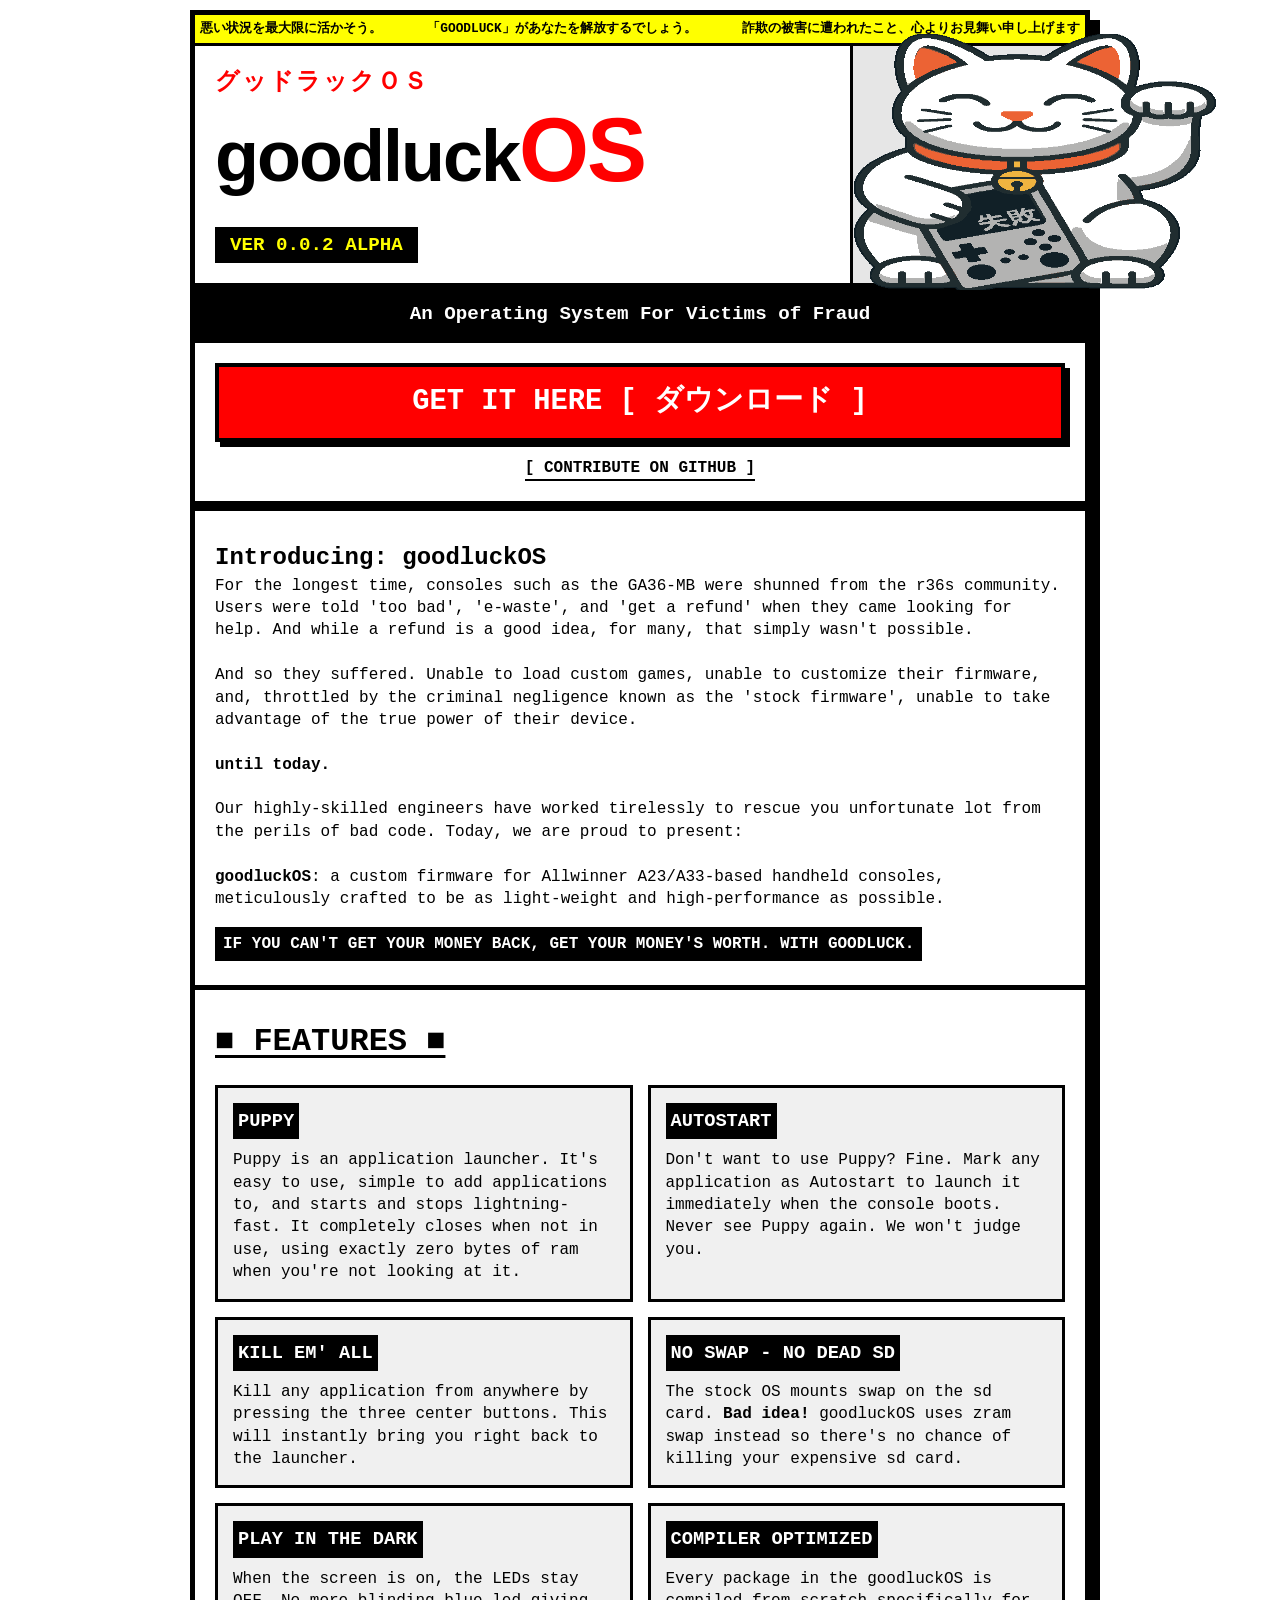
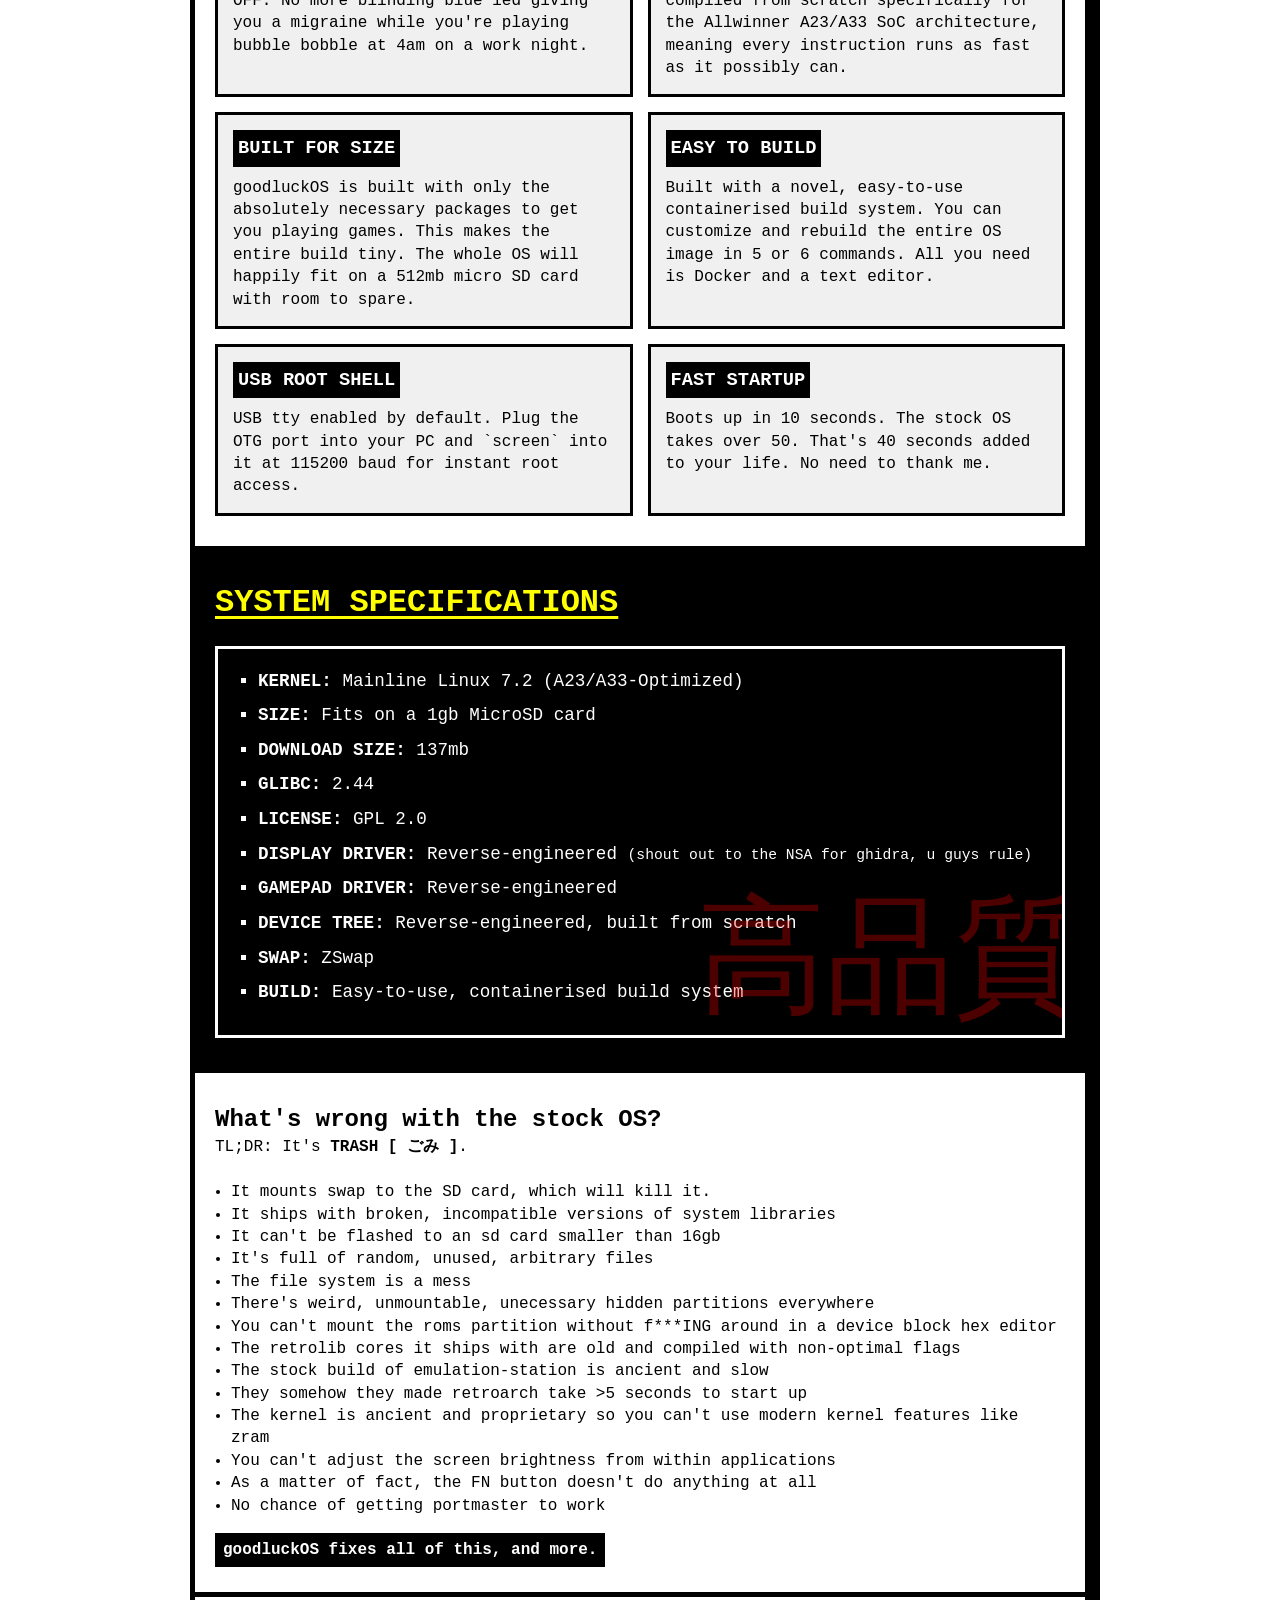
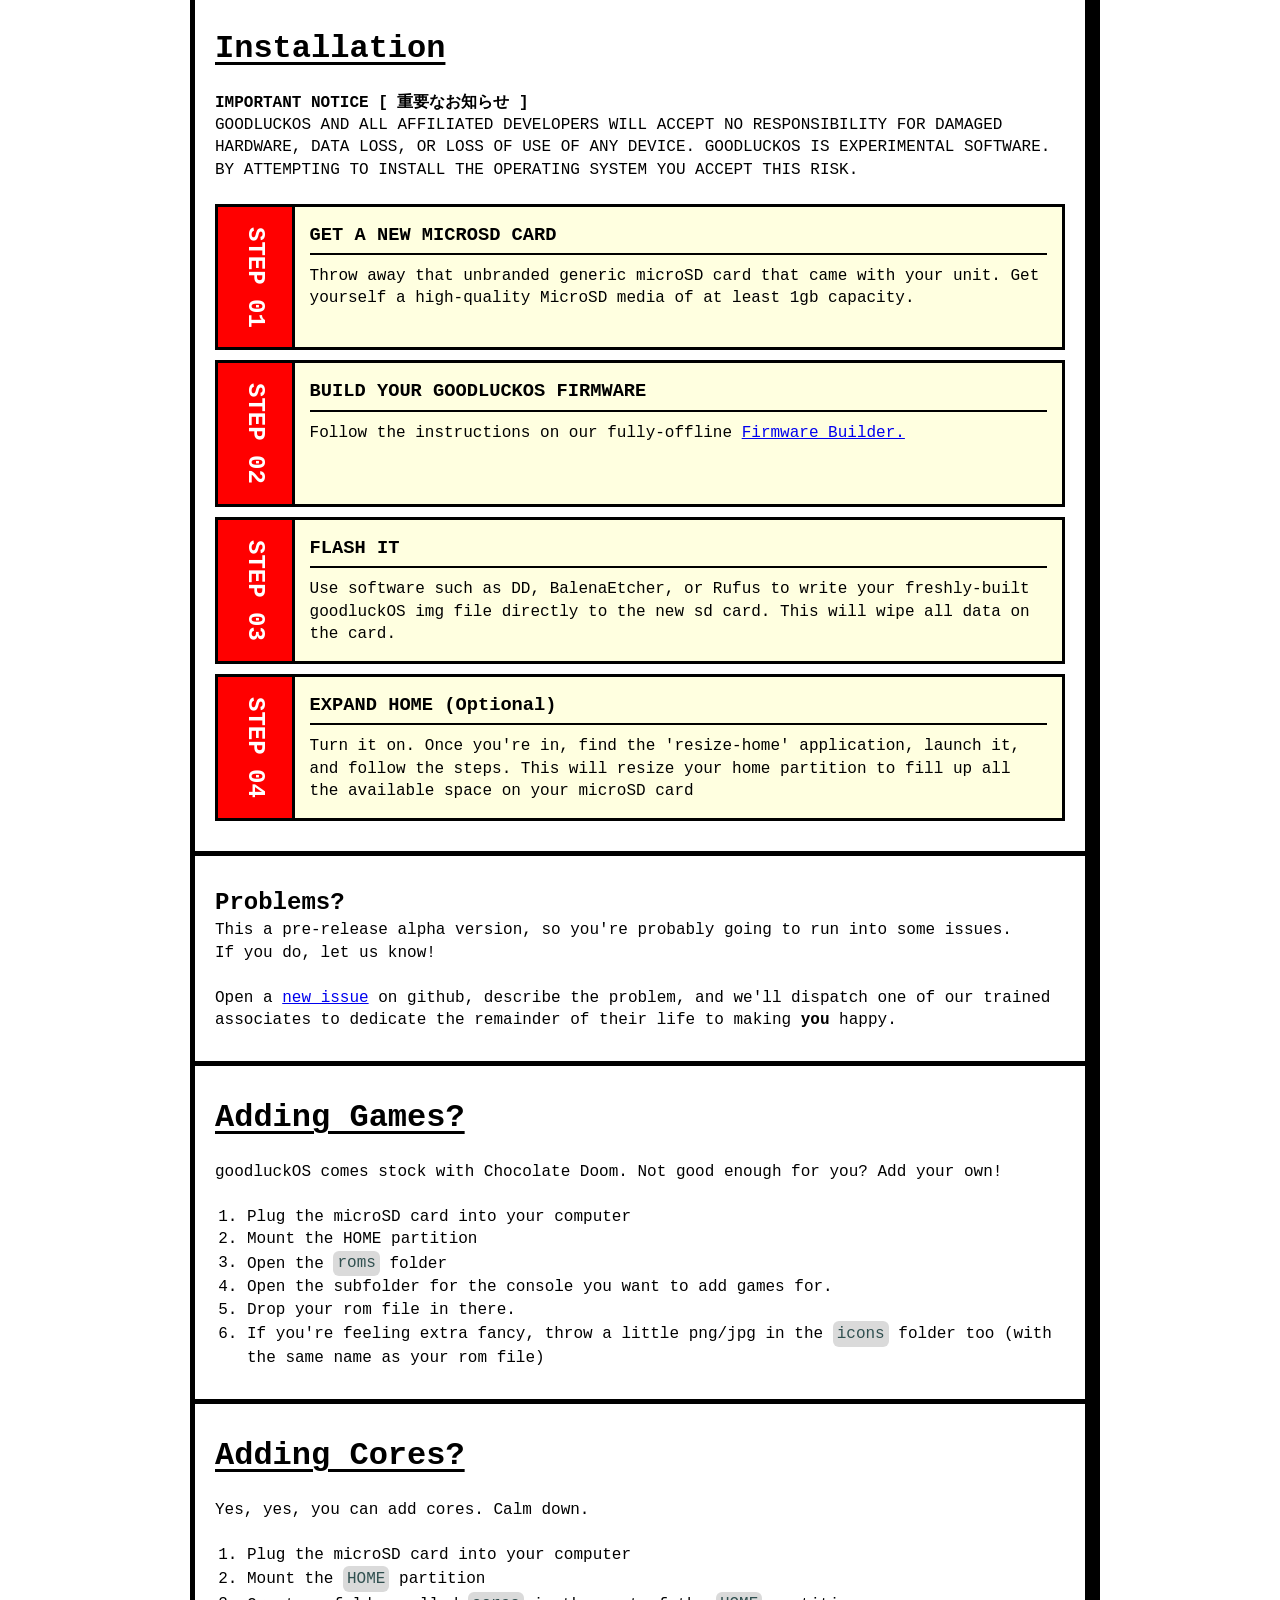
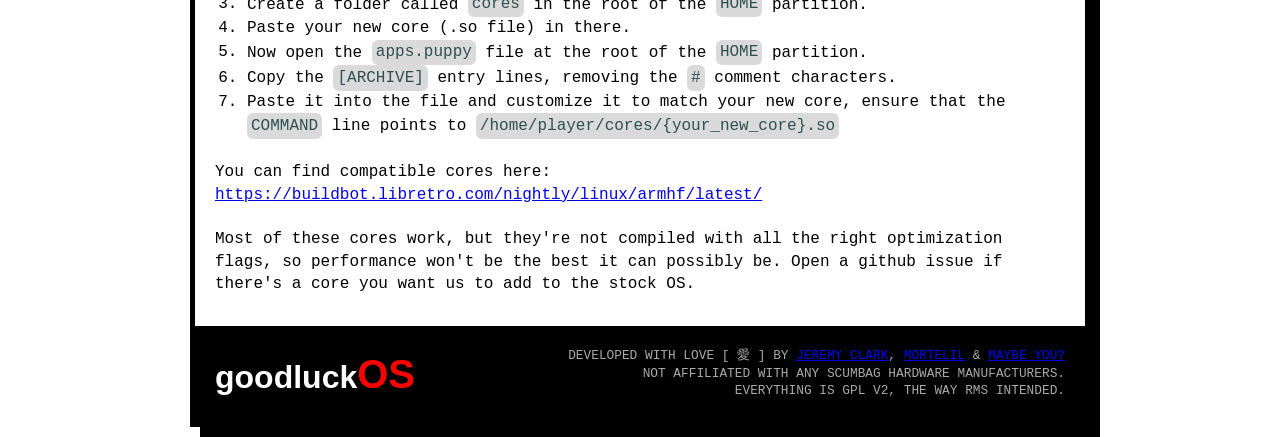
<file: docs/index.html>
<!DOCTYPE html>
<html lang="en">
<head>
    <meta charset="UTF-8">
    <meta name="viewport" content="width=device-width, initial-scale=1.0">
    <title>goodluckOS</title>
    <link rel="stylesheet" href="style.css">
</head>
<body>
    <div class="wrapper">
        <header class="advert-header">
            <div class="warning-stripe">
                <span>悪い状況を最大限に活かそう。</span>
                <span>「GOODLUCK」があなたを解放するでしょう。</span>
                <span>詐欺の被害に遭われたこと、心よりお見舞い申し上げます</span>
            </div>

            <div class="hero-grid">
                <div class="title-block">
                    <h2 class="japanese-text">グッドラックＯＳ</h2>
                    <h1 class="logo-text">goodluck<span class="red-text">OS</span></h1>
                    <div class="version-badge">VER 0.0.2 ALPHA</div>
                </div>

                <div class="mascot-block">
                    <img id="mascot" src="res/mascot.png">
                </div>
            </div>

            <div class="hero-sub">
                <p>An Operating System For Victims of Fraud</p>
            </div>

            <div class="action-box">
                <a href="https://codezombie.github.io/goodluckOS/download.html" class="btn-download">
                    GET IT HERE [ ダウンロード ]
                </a>
                <a href="https://github.com/CodeZombie/goodluckOS" class="btn-secondary" target="_blank">
                    [ CONTRIBUTE ON GITHUB ]
                </a>
            </div>
        </header>

        <hr class="thick-divider">
        <section id="features" class="ad-section">
        <h1>Introducing: goodluckOS</h1>
        <p>For the longest time, consoles such as the GA36-MB were shunned from the r36s community. Users were told 'too bad', 'e-waste', and 'get a refund' when they came looking for help. And while a refund is a good idea, for many, that simply wasn't possible.</p>
        <br/>
        <p> And so they suffered. Unable to load custom games, unable to customize their firmware, and, throttled by the criminal negligence known as the 'stock firmware', unable to take advantage of the true power of their device.</p>
        <br/>
        <strong>until today.</strong>
        <br/><br/>
        <p>Our highly-skilled engineers have worked tirelessly to rescue you unfortunate lot from the perils of bad code. Today, we are proud to present:</p>
        <br/>
        <p><strong>goodluckOS</strong>: a custom firmware for Allwinner A23/A33-based handheld consoles, meticulously crafted to be as light-weight and high-performance as possible.</p>

        <br/>
        <span id="slogan">IF YOU CAN'T GET YOUR MONEY BACK, GET YOUR MONEY'S WORTH. WITH GOODLUCK.</span>
        </section>
        <hr class="thick-divider">

        <section id="features" class="ad-section">
            <h2 class="section-title">■ FEATURES ■</h2>

            <div class="feature-grid">
                <div class="feature-box">
                    <h3>PUPPY</h3>
                    <p>Puppy is an application launcher. It's easy to use, simple to add applications to, and starts and stops lightning-fast. It completely closes when not in use, using exactly zero bytes of ram when you're not looking at it.</p>
                </div>

                <div class="feature-box">
                    <h3>AUTOSTART</h3>
                    <p>Don't want to use Puppy? Fine. Mark any application as Autostart to launch it immediately when the console boots. Never see Puppy again. We won't judge you.</p>
                </div>

                <div class="feature-box">
                    <h3>KILL EM' ALL</h3>
                    <p>Kill any application from anywhere by pressing the three center buttons. This will instantly bring you right back to the launcher.</p>
                </div>

                <div class="feature-box yellow-bg">
                    <h3>NO SWAP - NO DEAD SD</h3>
                    <p>The stock OS mounts swap on the sd card. <strong>Bad idea!</strong> goodluckOS uses zram swap instead so there's no chance of killing your expensive sd card.</p>
                </div>
                <div class="feature-box">
                    <h3>PLAY IN THE DARK</h3>
                    <p>When the screen is on, the LEDs stay OFF. No more blinding blue led giving you a migraine while you're playing bubble bobble at 4am on a work night.</p>
                </div>
                <div class="feature-box">
                    <h3>COMPILER OPTIMIZED</h3>
                    <p>Every package in the goodluckOS is compiled from scratch specifically for the Allwinner A23/A33 SoC architecture, meaning every instruction runs as fast as it possibly can.</p>
                </div>
                <div class="feature-box">
                    <h3>BUILT FOR SIZE</h3>
                    <p>goodluckOS is built with only the absolutely necessary packages to get you playing games. This makes the entire build tiny. The whole OS will happily fit on a 512mb micro SD card with room to spare.</p>
                </div>
                <div class="feature-box">
                    <h3>EASY TO BUILD</h3>
                    <p>Built with a novel, easy-to-use containerised build system. You can customize and rebuild the entire OS image in 5 or 6 commands. All you need is Docker and a text editor.</p>
                </div>
                <div class="feature-box">
                    <h3>USB ROOT SHELL</h3>
                    <p>USB tty enabled by default. Plug the OTG port into your PC and `screen` into it at 115200 baud for instant root access.</p>
                </div>
                <div class="feature-box">
                    <h3>FAST STARTUP</h3>
                    <p>Boots up in 10 seconds. The stock OS takes over 50. That's 40 seconds added to your life. No need to thank me.</p>
                </div>
            </div>
        </section>

        <hr class="thick-divider">

        <!-- OS Info Section -->
        <section id="info" class="ad-section inverted-section">
            <h2 class="section-title">SYSTEM SPECIFICATIONS</h2>
            <div class="spec-container">
                <ul class="spec-list">
                    <li><strong>KERNEL:</strong> Mainline Linux 7.2 (A23/A33-Optimized)</li>
                    <li><strong>SIZE:</strong> Fits on a 1gb MicroSD card</li>
                    <li><strong>DOWNLOAD SIZE:</strong> 137mb</li>
                    <li><strong>GLIBC:</strong> 2.44</li>
                    <li><strong>LICENSE:</strong> GPL 2.0</li>
                    <li><strong>DISPLAY DRIVER:</strong> Reverse-engineered <small>(shout out to the NSA for ghidra, u guys rule)</small></li>
                    <li><strong>GAMEPAD DRIVER:</strong> Reverse-engineered</li>
                    <li><strong>DEVICE TREE:</strong> Reverse-engineered, built from scratch</li>
                    <li><strong>SWAP:</strong> ZSwap</li>
                    <li><strong>BUILD:</strong> Easy-to-use, containerised build system</li>
                </ul>
                <div class="kanji-watermark">高品質</div>
            </div>
        </section>

        <hr class="thick-divider">

        <section id="features" class="ad-section">
        <h1>What's wrong with the stock OS?</h1>
        TL;DR: It's <strong>TRASH [ ごみ ]</strong>.
        <br/><br/>
        <ul style="margin-left:1rem;">
            <li>It mounts swap to the SD card, which will kill it.</li>
            <li>It ships with broken, incompatible versions of system libraries</li>
            <li>It can't be flashed to an sd card smaller than 16gb</li>
            <li>It's full of random, unused, arbitrary files</li>
            <li>The file system is a mess</li>
            <li>There's weird, unmountable, unecessary hidden partitions everywhere</li>
            <li>You can't mount the roms partition without f***ING around in a device block hex editor</li>
            <li>The retrolib cores it ships with are old and compiled with non-optimal flags</li>
            <li>The stock build of emulation-station is ancient and slow</li>
            <li>They somehow they made retroarch take >5 seconds to start up</li>
            <li>The kernel is ancient and proprietary so you can't use modern kernel features like zram</li>
            <li>You can't adjust the screen brightness from within applications</li>
            <li>As a matter of fact, the FN button doesn't do anything at all</li>
            <li>No chance of getting portmaster to work</li>
        </ul>
        <br/>
        <span id="slogan">goodluckOS fixes all of this, and more.</span>
        </section>

        <hr class="thick-divider">

        <section id="install" class="ad-section">
            <h2 class="section-title">Installation</h2>
            <section>
            <strong>IMPORTANT NOTICE [ 重要なお知らせ ]</strong></br>
            GOODLUCKOS AND ALL AFFILIATED DEVELOPERS WILL ACCEPT NO RESPONSIBILITY FOR DAMAGED HARDWARE, DATA LOSS, OR LOSS OF USE OF ANY DEVICE.
            GOODLUCKOS IS EXPERIMENTAL SOFTWARE. BY ATTEMPTING TO INSTALL THE OPERATING SYSTEM YOU ACCEPT THIS RISK.
            </section>
            </br>
            <div class="step-container">

                <div class="step-box">
                    <div class="step-num">STEP 01</div>
                    <div class="step-text">
                        <h3>GET A NEW MICROSD CARD</h3>
                        <p>Throw away that unbranded generic microSD card that came with your unit. Get yourself a high-quality MicroSD media of at least 1gb capacity.</p>
                    </div>
                </div>

                <div class="step-box">
                    <div class="step-num">STEP 02</div>
                    <div class="step-text">
                        <h3>BUILD YOUR GOODLUCKOS FIRMWARE</h3>
                        <p>Follow the instructions on our fully-offline <a href="https://codezombie.github.io/goodluckOS/download.html">Firmware Builder.</a></p>
                    </div>
                </div>

                <div class="step-box">
                    <div class="step-num">STEP 03</div>
                    <div class="step-text">
                        <h3>FLASH IT</h3>
                        <p>Use software such as DD, BalenaEtcher, or Rufus to write your freshly-built goodluckOS img file directly to the new sd card. This will wipe all data on the card.</p>
                    </div>
                </div>

                <div class="step-box">
                    <div class="step-num">STEP 04</div>
                    <div class="step-text">
                        <h3>EXPAND HOME (Optional)</h3>
                        <p>Turn it on. Once you're in, find the 'resize-home' application, launch it, and follow the steps. This will resize your home partition to fill up all the available space on your microSD card</p>
                    </div>
                </div>
            </div>
        </section>

        <hr class="thick-divider">

        <section id="features" class="ad-section">
            <h1>Problems?</h1>
            <p>This a pre-release alpha version, so you're probably going to run into some issues.</p>
            <p>If you do, let us know!</p>
            <br/>
            <p>Open a <a href="https://github.com/CodeZombie/goodluckOS/issues">new issue</a> on github, describe the problem, and we'll dispatch one of our trained associates to dedicate the remainder of their life to making <strong>you</strong> happy.</p>
        </section>

        <hr class="thick-divider">

        <section id="install" class="ad-section">
            <h2 class="section-title">Adding Games?</h2>
            <p>goodluckOS comes stock with Chocolate Doom. Not good enough for you? Add your own!</p>
            <br/>
            <ol style="margin-left:2rem;">
                <li>Plug the microSD card into your computer</li>
                <li>Mount the HOME partition</li>
                <li>Open the <span class="code">roms</span> folder</li>
                <li>Open the subfolder for the console you want to add games for.</li>
                <li>Drop your rom file in there.</li>
                <li>If you're feeling extra fancy, throw a little png/jpg in the <span class="code">icons</span> folder too (with the same name as your rom file)</li>
            </ol>
        </section>

        <hr class="thick-divider">

        <section id="install" class="ad-section">
            <h2 class="section-title">Adding Cores?</h2>
            <p>Yes, yes, you can add cores. Calm down.</p>
            <br/>
            <ol style="margin-left:2rem;">
                <li>Plug the microSD card into your computer</li>
                <li>Mount the <span class="code">HOME</span> partition</li>
                <li>Create a folder called <span class="code">cores</span> in the root of the <span class="code">HOME</span> partition.</li>
                <li>Paste your new core (.so file) in there.</li>
                <li>Now open the <span class="code">apps.puppy</span> file at the root of the <span class="code">HOME</span> partition.</li>
                <li>Copy the <span class="code">[ARCHIVE]</span> entry lines, removing the <span class="code">#</span> comment characters.</li>
                <li>Paste it into the file and customize it to match your new core, ensure that the <span class="code">COMMAND</span> line points to <span class="code">/home/player/cores/{your_new_core}.so</span></li>
            </ol>
            <br/>
            You can find compatible cores here: <a href="https://buildbot.libretro.com/nightly/linux/armhf/latest/">https://buildbot.libretro.com/nightly/linux/armhf/latest/</a>
            <br/><br/>
            Most of these cores work, but they're not compiled with all the right optimization flags, so performance won't be the best it can possibly be. Open a github issue if there's a core you want us to add to the stock OS.
        </section>

        <!-- Footer -->
        <footer class="advert-footer">
            <div class="footer-grid">
                <div class="footer-logo">goodluck<span class="red-text">OS</span></div>
                <div class="footer-text">
                    DEVELOPED WITH LOVE [ 愛 ] BY <a href="https://github.com/CodeZombie">JEREMY CLARK</a>, <a href="https://github.com/mortelil">MORTELIL</a> & <a href="https://github.com/CodeZombie/goodluckOS">MAYBE YOU?</a><br>
                    NOT AFFILIATED WITH ANY SCUMBAG HARDWARE MANUFACTURERS.<br>
                    EVERYTHING IS GPL V2, THE WAY RMS INTENDED.
                </div>
            </div>
        </footer>
    </div>

</body>
</html>
</file>
<file: docs/style.css>
* {
    margin: 0;
    padding: 0;
    box-sizing: border-box;
    border-radius: 0 !important;
}

body {
    background-color: #FFFFFF;
    color: #000000;
    font-family: 'MS PGothic', 'Impact', 'Courier New', monospace;
    line-height: 1.4;
    padding: 10px;
}

.red-text { color: #FF0000; font-size: 125%; }
.red-bg { background-color: #FF0000; }
.text-white { color: #FFFFFF; }
.yellow-bg { background-color: #FFFF00; }
.bold-cell { font-weight: bold; background-color: #FFFFCC; }

.wrapper {
    max-width: 900px;
    margin: 0 auto;
    border: 5px solid #000000;
    background-color: #FFFFFF;
    box-shadow: 10px 10px 0px #000000;
}

.thick-divider {
    border: none;
    border-top: 5px solid #000000;
    margin: 0;
}

.advert-header {
    background-color: #E6E6E6;
    padding: 0;
    border-bottom: 5px solid #000000;
}

.warning-stripe {
    background-color: #FFFF00;
    color: #000000;
    font-weight: bold;
    border-bottom: 3px solid #000000;
    padding: 5px;
    display: flex;
    justify-content: space-between;
    font-size: 0.8rem;
    overflow: hidden;
}

.hero-grid {
    display: flex;
    border-bottom: 3px solid #000000;
}

.title-block {
    flex: 2;
    padding: 20px;
    border-right: 3px solid #000000;
    background-color: #FFFFFF;
}

.japanese-text {
    font-size: 1.5rem;
    color: #FF0000;
    margin-bottom: 5px;
    letter-spacing: 2px;
}

.logo-text {
    font-size: 4.5rem;
    line-height: 1;
    font-family: 'Arial Black', Impact, sans-serif;
    letter-spacing: -2px;
}

.version-badge {
    display: inline-block;
    background-color: #000000;
    color: #FFFF00;
    padding: 5px 15px;
    font-weight: bold;
    font-size: 1.2rem;
    margin-top: 32px;
}

.mascot-block {
    flex: 1;
    display: flex;
    max-height:16rem;
    max-width:16rem;
    margin:-12px;
}


.mascot-placeholder {
    width: 100%;
    height: 100%;
    min-height: 150px;
    background-color: #FFFFFF;
    border: 3px dashed #000000;
    display: flex;
    align-items: center;
    justify-content: center;
    text-align: center;
    font-weight: bold;
    font-family: 'Courier New', monospace;
    font-size: 0.9rem;
}

.hero-sub {
    padding: 15px;
    background-color: #000000;
    color: #FFFFFF;
    text-align: center;
    font-weight: bold;
    font-size: 1.2rem;
}

.action-box {
    padding: 20px;
    text-align: center;
    background-color: #FFFFFF;
}

.btn-download {
    display: block;
    background-color: #FF0000;
    color: #FFFFFF;
    text-decoration: none;
    font-size: 1.8rem;
    font-weight: bold;
    padding: 15px;
    border: 4px solid #000000;
    margin-bottom: 15px;
    box-shadow: 5px 5px 0px #000000;
}

.btn-download:active {
    box-shadow: 0px 0px 0px #000000;
    transform: translate(5px, 5px);
}

.btn-secondary {
    display: inline-block;
    color: #000000;
    text-decoration: none;
    font-weight: bold;
    font-family: 'Courier New', monospace;
    border-bottom: 2px solid #000000;
}

.ad-section {
    padding: 30px 20px;
    background-color: #FFFFFF;
}

.inverted-section {
    background-color: #000000;
    color: #FFFFFF;
}

.section-title {
    font-size: 2rem;
    margin-bottom: 20px;
    text-decoration: underline;
    text-decoration-thickness: 3px;
    text-underline-offset: 5px;
}

.inverted-section .section-title {
    color: #FFFF00;
}

.feature-grid {
    display: grid;
    grid-template-columns: 1fr 1fr;
    gap: 15px;
}

.feature-box {
    border: 3px solid #000000;
    padding: 15px;
    background-color: #F0F0F0;
}

.feature-icon {
    font-size: 2rem;
    margin-bottom: 10px;
}

.feature-box h3 {
    background-color: #000000;
    color: #FFFFFF;
    padding: 5px;
    margin-bottom: 10px;
    display: inline-block;
}

/* --- OS Info --- */
.spec-container {
    border: 3px solid #FFFFFF;
    padding: 20px;
    position: relative;
    overflow: hidden;
}

.spec-intro {
    font-size: 1.2rem;
    margin-bottom: 20px;
    color: #CCCCCC;
}

.spec-list {
    list-style-type: square;
    padding-left: 20px;
    font-size: 1.1rem;
}

.spec-list li {
    margin-bottom: 10px;
}

.kanji-watermark {
    position: absolute;
    bottom: -20px;
    right: -20px;
    font-size: 8rem;
    color: #FF0000;
    opacity: 0.3;
    z-index: 0;
    user-select: none;
}

/* --- Comparison Table --- */
.comparison-sub {
    font-weight: bold;
    margin-bottom: 15px;
    color: #FF0000;
}

.tech-table {
    width: 100%;
    border-collapse: collapse;
    border: 4px solid #000000;
}

.tech-table th, .tech-table td {
    border: 2px solid #000000;
    padding: 12px;
    text-align: left;
    font-family: 'Courier New', monospace;
    font-weight: bold;
}

.tech-table th {
    background-color: #000000;
    color: #FFFFFF;
    font-family: 'MS PGothic', sans-serif;
    font-size: 1.1rem;
}

.step-container {
    display: flex;
    flex-direction: column;
    gap: 10px;
}

.step-box {
    display: flex;
    border: 3px solid #000000;
}

.step-num {
    background-color: #FF0000;
    color: #FFFFFF;
    font-weight: bold;
    font-size: 1.5rem;
    padding: 20px;
    display: flex;
    align-items: center;
    justify-content: center;
    writing-mode: vertical-rl;
    text-orientation: mixed;
    border-right: 3px solid #000000;
}

.step-text {
    padding: 15px;
    background-color: #FFFFE0;
    flex-grow: 1;
}

.step-text h3 {
    border-bottom: 2px solid #000000;
    padding-bottom: 5px;
    margin-bottom: 10px;
}

.advert-footer {
    background-color: #000000;
    color: #FFFFFF;
    padding: 20px;
}
.advert-footer a:visited {
    color: yellow;
}

.footer-grid {
    display: flex;
    justify-content: space-between;
    align-items: center;
}

.footer-logo {
    font-size: 2rem;
    font-weight: bold;
    font-family: 'Arial Black', Impact, sans-serif;
}

.footer-text {
    font-family: 'Courier New', monospace;
    font-size: 0.8rem;
    text-align: right;
    color: #AAAAAA;
}

.code {
    display: inline-block;
    background-color: #dadada;
    color: darkslategray;
    padding-left: 0.25rem;
    padding-right: 0.25rem;
    padding-top: 0.1rem;
    padding-bottom: 0.1rem;
    border-radius: 6px !important;
}

#slogan {
    font-weight: 900;
    background: black;
    color: white;
    padding:0.5rem;
}

@media (max-width: 768px) {
    .hero-grid { flex-direction: column; }
    .title-block { border-right: none; border-bottom: 3px solid #000000; }
    .feature-grid { grid-template-columns: 1fr; }
    .footer-grid { flex-direction: column; text-align: center; gap: 15px; }
    .footer-text { text-align: center; }
    .step-box { flex-direction: column; }
    .step-num { writing-mode: horizontal-tb; border-right: none; border-bottom: 3px solid #000000; padding: 10px; }
    .logo-text { font-size: 3rem; }
}
</file>
